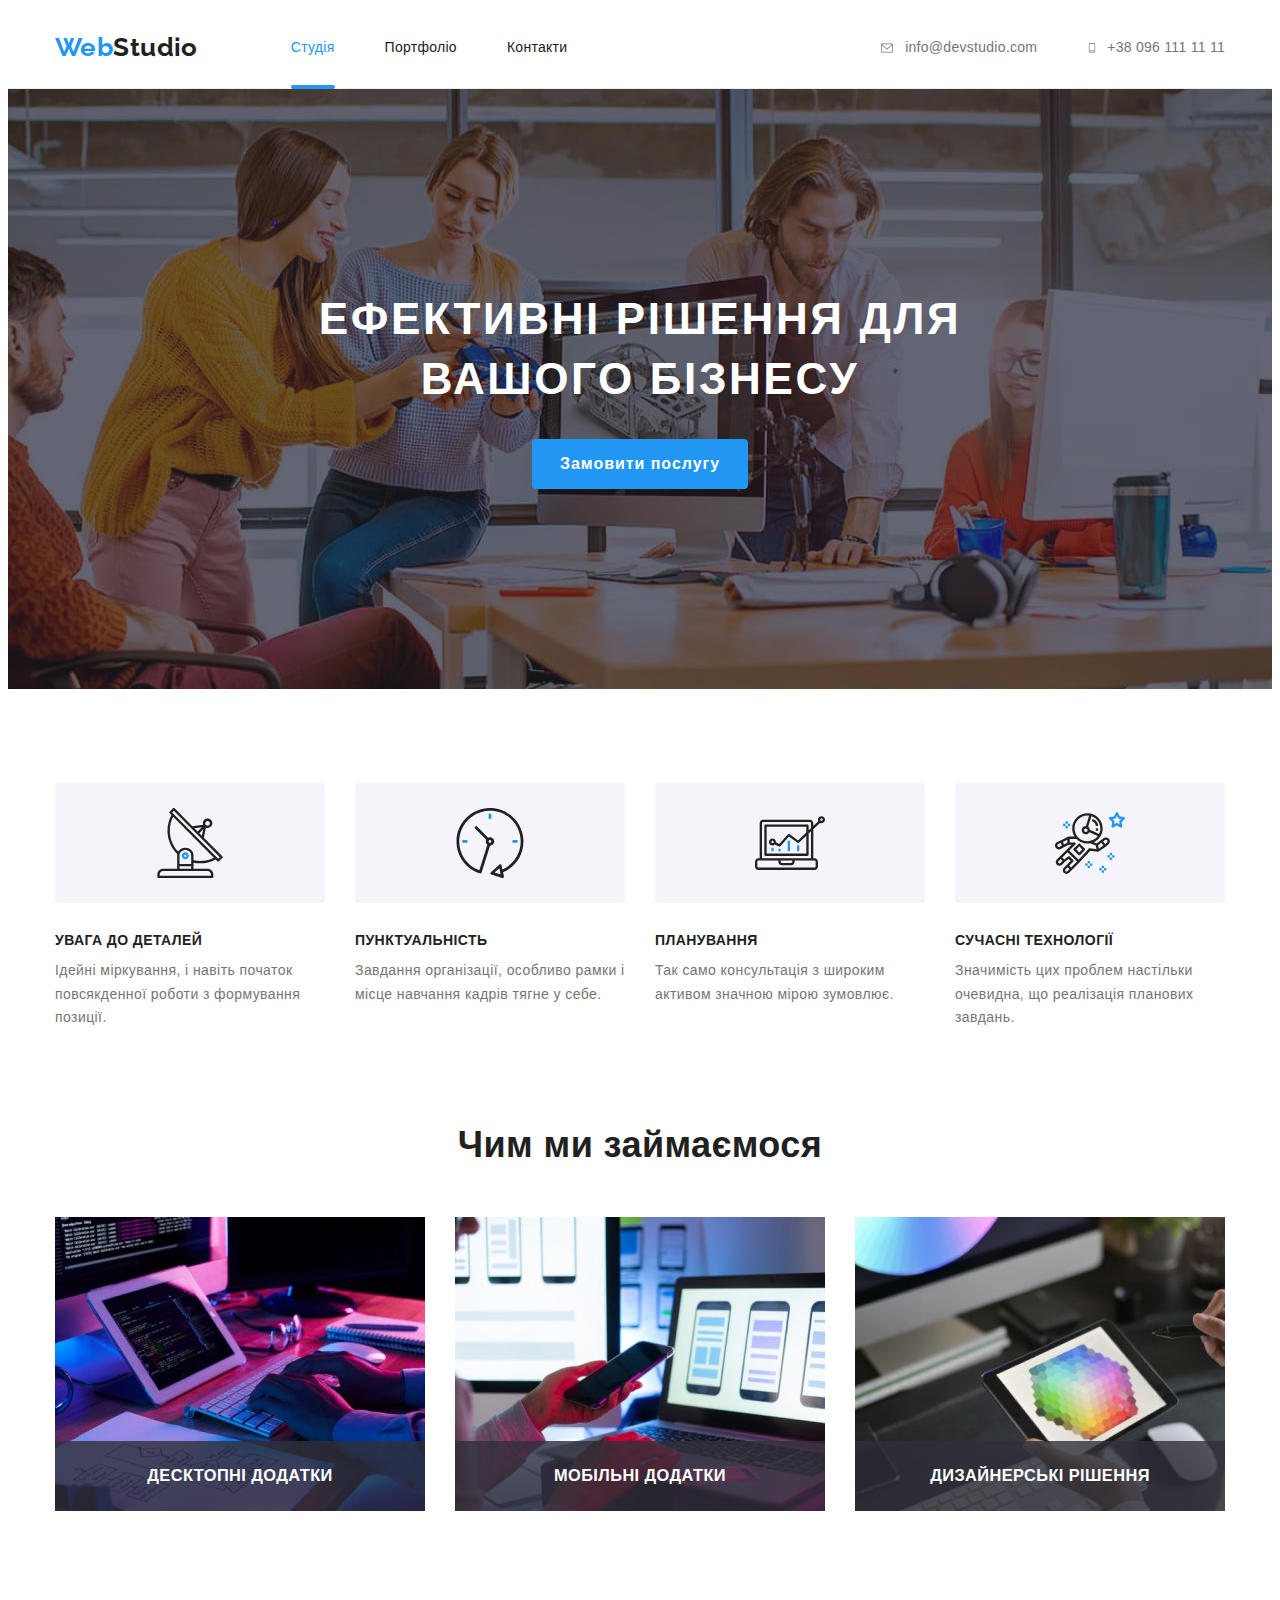
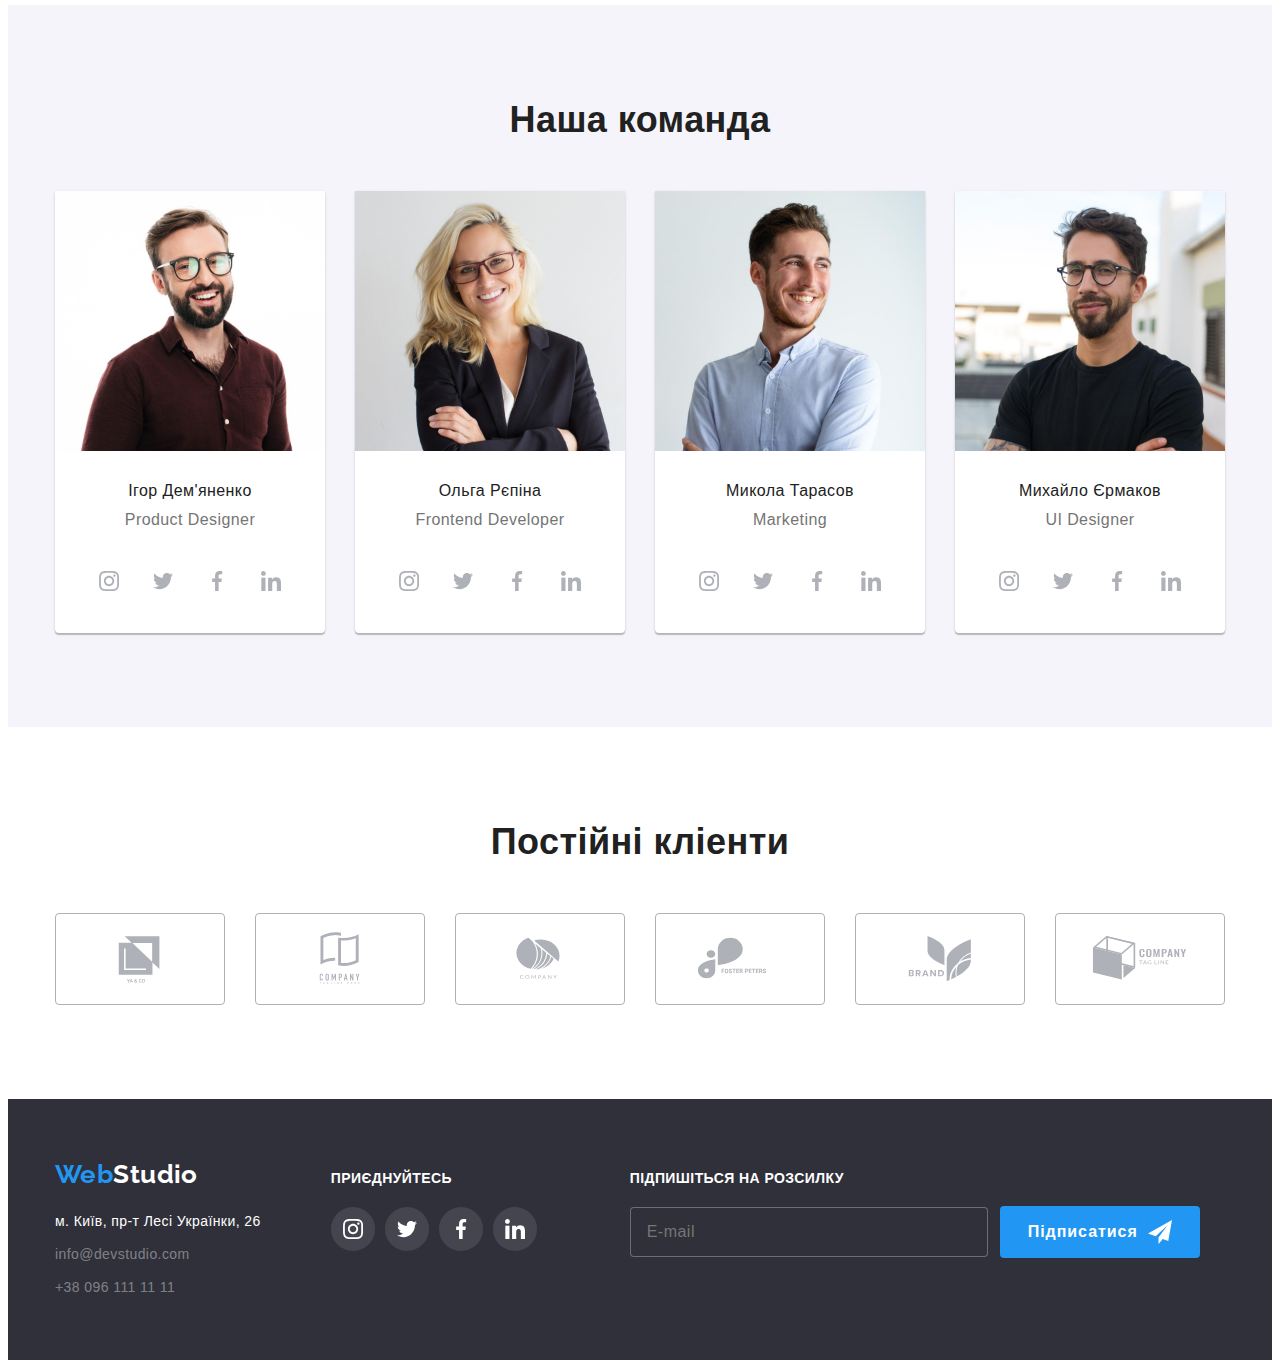
<file: index.html>
<!DOCTYPE html>
<html lang="uk">
  <head>
    <meta charset="UTF-8" />
    <meta http-equiv="X-UA-Compatible" content="IE=edge" />
    <meta name="viewport" content="width=device-width, initial-scale=1.0" />
    <title>Doсcument</title>
    <link rel="preconnect" href="https://fonts.googleapis.com" />
    <link rel="preconnect" href="https://fonts.gstatic.com" crossorigin />
    <link
      href="https://fonts.googleapis.com/css2?family=Raleway:wght@700&family=Roboto+Flex:opsz,wght@8..144,400;8..144,500;8..144,700;8..144,900&display=swap"
      rel="stylesheet"
    />
    <link
      rel="stylesheet"
      href="https://cdnjs.cloudflare.com/ajax/libs/modern-normalize/1.1.0/modern-normalize.min.css"
      integrity="sha512-wpPYUAdjBVSE4KJnH1VR1HeZfpl1ub8YT/NKx4PuQ5NmX2tKuGu6U/JRp5y+Y8XG2tV+wKQpNHVUX03MfMFn9Q=="
      crossorigin="anonymous"
      referrerpolicy="no-referrer"
    />
    <link rel="stylesheet" href="./css/styles.css" />
    <link rel="stylesheet" href="./css/styles.css" />
  </head>
  <body class="body">
    <!------------------- header ---------------------->
    <header class="header">
      <div class="container navigate place">
        <nav class="navigate">
          <a class="logo" lang="en" href="/"><span class="logo-part">Web</span>Studio</a>
          <ul class="nav-list">
            <li class="nav-list-item">
              <a class="nav-link nav-link-active" href="./index.html">Студія</a>
            </li>
            <li class="nav-list-item"><a class="nav-link" href="./portfolio.html">Портфоліо</a></li>
            <li class="nav-list-item"><a class="nav-link" href="./index.html">Контакти</a></li>
          </ul>
        </nav>
        <ul class="nav-contacts">
          <li class="nav-contacts-item">
            <a class="nav-contacts-link" href="mailto:info@devstudio.com">
              <svg class="header-icons" width="16" height="12">
                <use href="./images/symbol-defs.svg#icon-mail"></use>
              </svg>
              <span>info@devstudio.com</span>
            </a>
          </li>
          <li class="nav-contacts-item">
            <a class="nav-contacts-link" href="tel:+380961111111">
              <svg class="header-icons" width="10" height="16">
                <use href="./images/symbol-defs.svg#icon-smartphone"></use>
              </svg>
              <span>+38 096 111 11 11</span>
            </a>
          </li>
        </ul>
      </div>
    </header>
    <main>
      <!---------- Герой/Hero ------------------------->
      <section class="hero">
        <div class="container">
          <div class="hero-inner">
            <h1 class="hero-title">Ефективні рішення для вашого бізнесу</h1>
            <button class="hero-button" type="button" data-modal-open>Замовити послугу</button>
          </div>
        </div>
      </section>
      <!-------------- Особливостi/features ------------>
      <div class="central-part">
        <section class="features">
          <div class="container">
            <h2 class="visually-hidden">Особливості</h2>
            <ul class="features-list">
              <li class="features-list-item">
                <div class="features-div-icon">
                  <svg class="fiatures-icons" width="70" height="70">
                    <use href="./images/symbol-defs.svg#icon-antenna-1"></use>
                  </svg>
                </div>
                <h3 class="features-title">Увага до деталей</h3>
                <p class="features-text">
                  Ідейні міркування, і навіть початок повсякденної роботи з формування позиції.
                </p>
              </li>
              <li class="features-list-item">
                <div class="features-div-icon">
                  <svg class="fiatures-icons" width="70" height="70">
                    <use href="./images/symbol-defs.svg#icon-clock-1"></use>
                  </svg>
                </div>
                <h3 class="features-title">Пунктуальність</h3>
                <p class="features-text">
                  Завдання організації, особливо рамки і місце навчання кадрів тягне у себе.
                </p>
              </li>
              <li class="features-list-item">
                <div class="features-div-icon">
                  <svg class="fiatures-icons" width="70" height="70">
                    <use href="./images/symbol-defs.svg#icon-diagram-1"></use>
                  </svg>
                </div>
                <h3 class="features-title">Планування</h3>
                <p class="features-text">
                  Так само консультація з широким активом значною мірою зумовлює.
                </p>
              </li>
              <li class="features-list-item">
                <div class="features-div-icon">
                  <svg class="fiatures-icons" width="70" height="70">
                    <use href="./images/symbol-defs.svg#icon-astronaut-1"></use>
                  </svg>
                </div>
                <h3 class="features-title">Сучасні технології</h3>
                <p class="features-text">
                  Значимість цих проблем настільки очевидна, що реалізація планових завдань.
                </p>
              </li>
            </ul>
          </div>
        </section>
        <!------------- Чим ми займаємося/servises--------------->
        <section class="services">
          <div class="container">
            <h2 class="section-title">Чим ми займаємося</h2>
            <ul class="services-list">
              <li class="services-list-item">
                <div class="subscription">
                  <img
                    src="./images/box-1.jpg"
                    alt="Долонi на клавiатурi"
                    width="370"
                    height="294"
                  />
                  <div class="subscription-item"><h3>Десктопні&nbsp;додатки</h3></div>
                </div>
              </li>

              <li class="services-list-item">
                <div class="subscription">
                  <img
                    src="./images/box-2.jpg"
                    alt="Розробка додаткiв на ноутбуцi"
                    width="370"
                    height="294"
                  />
                  <div class="subscription-item"><h3>Мобільні&nbsp;додатки</h3></div>
                </div>
              </li>

              <li class="services-list-item">
                <div class="subscription">
                  <img src="./images/box-3.jpg" alt="Планшет у долонях" width="370" height="294" />
                  <div class="subscription-item"><h3>Дизайнерські&nbsp;рішення</h3></div>
                </div>
              </li>
            </ul>
          </div>
        </section>
      </div>
      <!------------- Команда розробникiв/team -------------->
      <section class="team">
        <div class="container">
          <h2 class="section-title">Наша команда</h2>
          <ul class="team-list">
            <li class="team-list-item">
              <img
                class="team-image"
                src="./images/img-pers-1.jpg"
                alt="Усмiхнений чоловiк в окулярах з бородою"
                width="270"
                height="260"
              />
              <h3 class="team-name">Ігор Дем'яненко</h3>
              <p class="team-position" lang="en">Product Designer</p>
              <ul class="social-list">
                <li class="social-item">
                  <a class="social-link" href="">
                    <svg class="social-icons" width="20" height="20">
                      <use href="./images/symbol-defs.svg#icon-instagram-2"></use>
                    </svg>
                  </a>
                </li>
                <li class="social-item">
                  <a class="social-link" href="">
                    <svg class="social-icons" width="20" height="20">
                      <use href="./images/symbol-defs.svg#icon-twitter-1"></use>
                    </svg>
                  </a>
                </li>
                <li class="social-item">
                  <a class="social-link" href="">
                    <svg class="social-icons" width="20" height="20">
                      <use href="./images/symbol-defs.svg#icon-facebook-1"></use>
                    </svg>
                  </a>
                </li>
                <li class="social-item">
                  <a class="social-link" href="">
                    <svg class="social-icons" width="20" height="20">
                      <use href="./images/symbol-defs.svg#icon-linkedin-1"></use>
                    </svg>
                  </a>
                </li>
              </ul>
            </li>
            <li class="team-list-item">
              <img
                class="team-image"
                src="./images/img-pers-2.jpg"
                alt="Усмiхнена бiлява жiнка"
                width="270"
                height="260"
              />
              <h3 class="team-name">Ольга Рєпіна</h3>
              <p class="team-position" lang="en">Frontend Developer</p>
              <ul class="social-list">
                <li class="social-item">
                  <a class="social-link" href="">
                    <svg class="social-icons" width="20" height="20">
                      <use href="./images/symbol-defs.svg#icon-instagram-2"></use>
                    </svg>
                  </a>
                </li>
                <li class="social-item">
                  <a class="social-link" href="">
                    <svg class="social-icons" width="20" height="20">
                      <use href="./images/symbol-defs.svg#icon-twitter-1"></use>
                    </svg>
                  </a>
                </li>
                <li class="social-item">
                  <a class="social-link" href="">
                    <svg class="social-icons" width="20" height="20">
                      <use href="./images/symbol-defs.svg#icon-facebook-1"></use>
                    </svg>
                  </a>
                </li>
                <li class="social-item">
                  <a class="social-link" href="">
                    <svg class="social-icons" width="20" height="20">
                      <use href="./images/symbol-defs.svg#icon-linkedin-1"></use>
                    </svg>
                  </a>
                </li>
              </ul>
            </li>
            <li class="team-list-item">
              <img
                class="team-image"
                src="./images/img-pers-3.jpg"
                alt="Усмiхнений чоловiк з бородою"
                width="270"
                height="260"
              />
              <h3 class="team-name">Микола Тарасов</h3>
              <p class="team-position" lang="en">Marketing</p>
              <ul class="social-list">
                <li class="social-item">
                  <a class="social-link" href="">
                    <svg class="social-icons" width="20" height="20">
                      <use href="./images/symbol-defs.svg#icon-instagram-2"></use>
                    </svg>
                  </a>
                </li>
                <li class="social-item">
                  <a class="social-link" href="">
                    <svg class="social-icons" width="20" height="20">
                      <use href="./images/symbol-defs.svg#icon-twitter-1"></use>
                    </svg>
                  </a>
                </li>
                <li class="social-item">
                  <a class="social-link" href="">
                    <svg class="social-icons" width="20" height="20">
                      <use href="./images/symbol-defs.svg#icon-facebook-1"></use>
                    </svg>
                  </a>
                </li>
                <li class="social-item">
                  <a class="social-link" href="">
                    <svg class="social-icons" width="20" height="20">
                      <use href="./images/symbol-defs.svg#icon-linkedin-1"></use>
                    </svg>
                  </a>
                </li>
              </ul>
            </li>
            <li class="team-list-item">
              <img
                class="team-image"
                src="./images/img-pers-4.jpg"
                alt="Усмiхнений чоловiк в окулярах з бородою"
                width="270"
                height="260"
              />
              <h3 class="team-name">Михайло Єрмаков</h3>
              <p class="team-position" lang="en">UI Designer</p>
              <ul class="social-list">
                <li class="social-item">
                  <a class="social-link" href="">
                    <svg class="social-icons" width="20" height="20">
                      <use href="./images/symbol-defs.svg#icon-instagram-2"></use>
                    </svg>
                  </a>
                </li>
                <li class="social-item">
                  <a class="social-link" href="">
                    <svg class="social-icons" width="20" height="20">
                      <use href="./images/symbol-defs.svg#icon-twitter-1"></use>
                    </svg>
                  </a>
                </li>
                <li class="social-item">
                  <a class="social-link" href="">
                    <svg class="social-icons" width="20" height="20">
                      <use href="./images/symbol-defs.svg#icon-facebook-1"></use>
                    </svg>
                  </a>
                </li>
                <li class="social-item">
                  <a class="social-link" href="">
                    <svg class="social-icons" width="20" height="20">
                      <use href="./images/symbol-defs.svg#icon-linkedin-1"></use>
                    </svg>
                  </a>
                </li>
              </ul>
            </li>
          </ul>
        </div>
      </section>
      <section class="clients">
        <div class="container">
          <h2 class="section-title">Постійні кліенти</h2>
          <ul class="clients-list">
            <li class="clients-list-item">
              <a class="clients-link" href="">
                <svg class="clients-icons" width="106" height="60">
                  <use href="./images/symbol-defs.svg#icon-Logo-client-1"></use>
                </svg>
              </a>
            </li>
            <li class="clients-list-item">
              <a class="clients-link" href=""
                ><svg class="clients-icons" width="106" height="60">
                  <use href="./images/symbol-defs.svg#icon-Logo-client-2"></use>
                </svg>
              </a>
            </li>
            <li class="clients-list-item">
              <a class="clients-link" href=""
                ><svg class="clients-icons" width="106" height="60">
                  <use href="./images/symbol-defs.svg#icon-Logo-client-3"></use>
                </svg>
              </a>
            </li>
            <li class="clients-list-item">
              <a class="clients-link" href=""
                ><svg class="clients-icons" width="106" height="60">
                  <use href="./images/symbol-defs.svg#icon-Logo-client-4"></use>
                </svg>
              </a>
            </li>
            <li class="clients-list-item">
              <a class="clients-link" href=""
                ><svg class="clients-icons" width="106" height="60">
                  <use href="./images/symbol-defs.svg#icon-Logo-client-5"></use>
                </svg>
              </a>
            </li>
            <li class="clients-list-item">
              <a class="clients-link" href=""
                ><svg class="clients-icons" width="106" height="60">
                  <use href="./images/symbol-defs.svg#icon-Logo-client-6"></use>
                </svg>
              </a>
            </li>
          </ul>
        </div>
      </section>
    </main>
    <!-------------- Пiдвал/Footer -------------------------->
    <footer class="footer">
      <div class="container flex">
        <div class="footter-first-part">
          <a class="footer-logo" lang="en" href="/"> <span class="logo-part">Web</span>Studio </a>
          <address class="adress-company">
            <ul>
              <li class="footer-adress-item">
                <a class="address-link" href="">м. Київ, пр-т Лесі Українки, 26</a>
              </li>
              <li class="footer-adress-item">
                <a class="address-contact" href="mailto:info@devstudio.com">info@devstudio.com</a>
              </li>
              <li><a class="address-contact" href="tel:+380961111111">+38 096 111 11 11</a></li>
            </ul>
          </address>
        </div>
        <div class="footer-second-part">
          <h3 class="join">Приєднуйтесь</h3>
          <ul class="footer-social-list">
            <li class="footer-social-item">
              <a class="footer-social-link" href="">
                <svg class="social-icons" width="20" height="20">
                  <use href="./images/symbol-defs.svg#icon-instagram-2"></use>
                </svg>
              </a>
            </li>
            <li class="footer-social-item">
              <a class="footer-social-link" href="">
                <svg class="social-icons" width="20" height="20">
                  <use href="./images/symbol-defs.svg#icon-twitter-1"></use>
                </svg>
              </a>
            </li>
            <li class="footer-social-item">
              <a class="footer-social-link" href="">
                <svg class="social-icons" width="20" height="20">
                  <use href="./images/symbol-defs.svg#icon-facebook-1"></use>
                </svg>
              </a>
            </li>
            <li class="footer-social-item">
              <a class="footer-social-link" href="">
                <svg class="social-icons" width="20" height="20">
                  <use href="./images/symbol-defs.svg#icon-linkedin-1"></use>
                </svg>
              </a>
            </li>
          </ul>
        </div>
        <form class="footer-form">
          <div class="footer-form-part">
            <label class="footer-label-input">
              <span class="footer-form-title">Підпишіться на розсилку</span>
              <input
                type="email"
                name="user-email"
                class="footer-input"
                placeholder="E-mail"
                required
              />
            </label>
            <div class="footer-relative-div">
              <button type="submit" class="button-footer-form-submit">
                Підписатися               
                <svg class="social-icon plane" width="24" height="24">
                  <use href="./images/symbol-defs.svg#icon-airplane"></use>
                </svg>
                
              </button>
            </div> 
            
            
          </div>
        </form>
      </div>
    </footer>
    <!----------------- modal-window ------------------->

    <div class="backdrop is-hidden" data-modal>
      <div class="modal-window">
        <button type="button" class="modal-close" data-modal-close>
          <svg class="social-icons fill-icon" width="20" height="20">
            <use href="./images/symbol-defs.svg#icon-close-black-X"></use>
          </svg>
        </button>
        <p class="modal-title">Залиште свої дані, ми вам передзвонимо</p>
        <form class="modal-form">
          <label class="modal-label-input">
            <span class="modal-span-text">Ім'я</span>
            <div class="input-div-person">
              <input type="text" name="user-name" class="modal-input" placeholder="" required />
              <svg class="input-icon-person" width="18" height="18">
                <use href="./images/symbol-defs.svg#icon-person"></use>
              </svg>
            </div>
          </label>

          <label class="modal-label-input">
            <span class="modal-span-text">Телефон</span>
            <div class="input-div-phone">
              <input type="tel" name="user-tel" class="modal-input" placeholder="" required />
              <svg class="input-icon-phone" width="18" height="18">
                <use href="./images/symbol-defs.svg#icon-phone"></use>
              </svg>
            </div>
          </label>

          <label class="modal-label-input">
            <span class="modal-span-text">Пошта</span>
            <div class="input-div-mail">
              <input type="email" name="user-email" class="modal-input" placeholder="" required />
              <svg class="input-icon-mail" width="18" height="18">
                <use href="./images/symbol-defs.svg#icon-mail"></use>
              </svg>
            </div>
          </label>

          <label for="user-coments" class="modal-label-feedback">
            <span class="modal-span-text">Коментар</span>
            <textarea
              class="user-coments-area"
              name="user-coments"
              id="user-coments"
              cols="30"
              rows="10"
              placeholder="Введіть текст"
            ></textarea>
          </label>
          <div class="div-input-check">
            <input class="input-check visually-hidden" type="checkbox" name="privacy" id="privacy" />
            <label for="privacy" class="agree-check">
              <span class="check-span">
                <svg class="icon-check-tik" width="16" height="15">
                  <use href="./images/symbol-defs.svg#icon-tik"></use>
                </svg>
              </span>
              Погоджуюся з розсилкою та приймаю
              <a class="agree-check-link" href="">Умови договору</a>
            </label>
          </div>

          <button type="submit" class="button-form-submit">Відправити</button>
        </form>
      </div>
    </div>

    <script src="./js/modal.js"></script>
  </body>
</html>
</file>
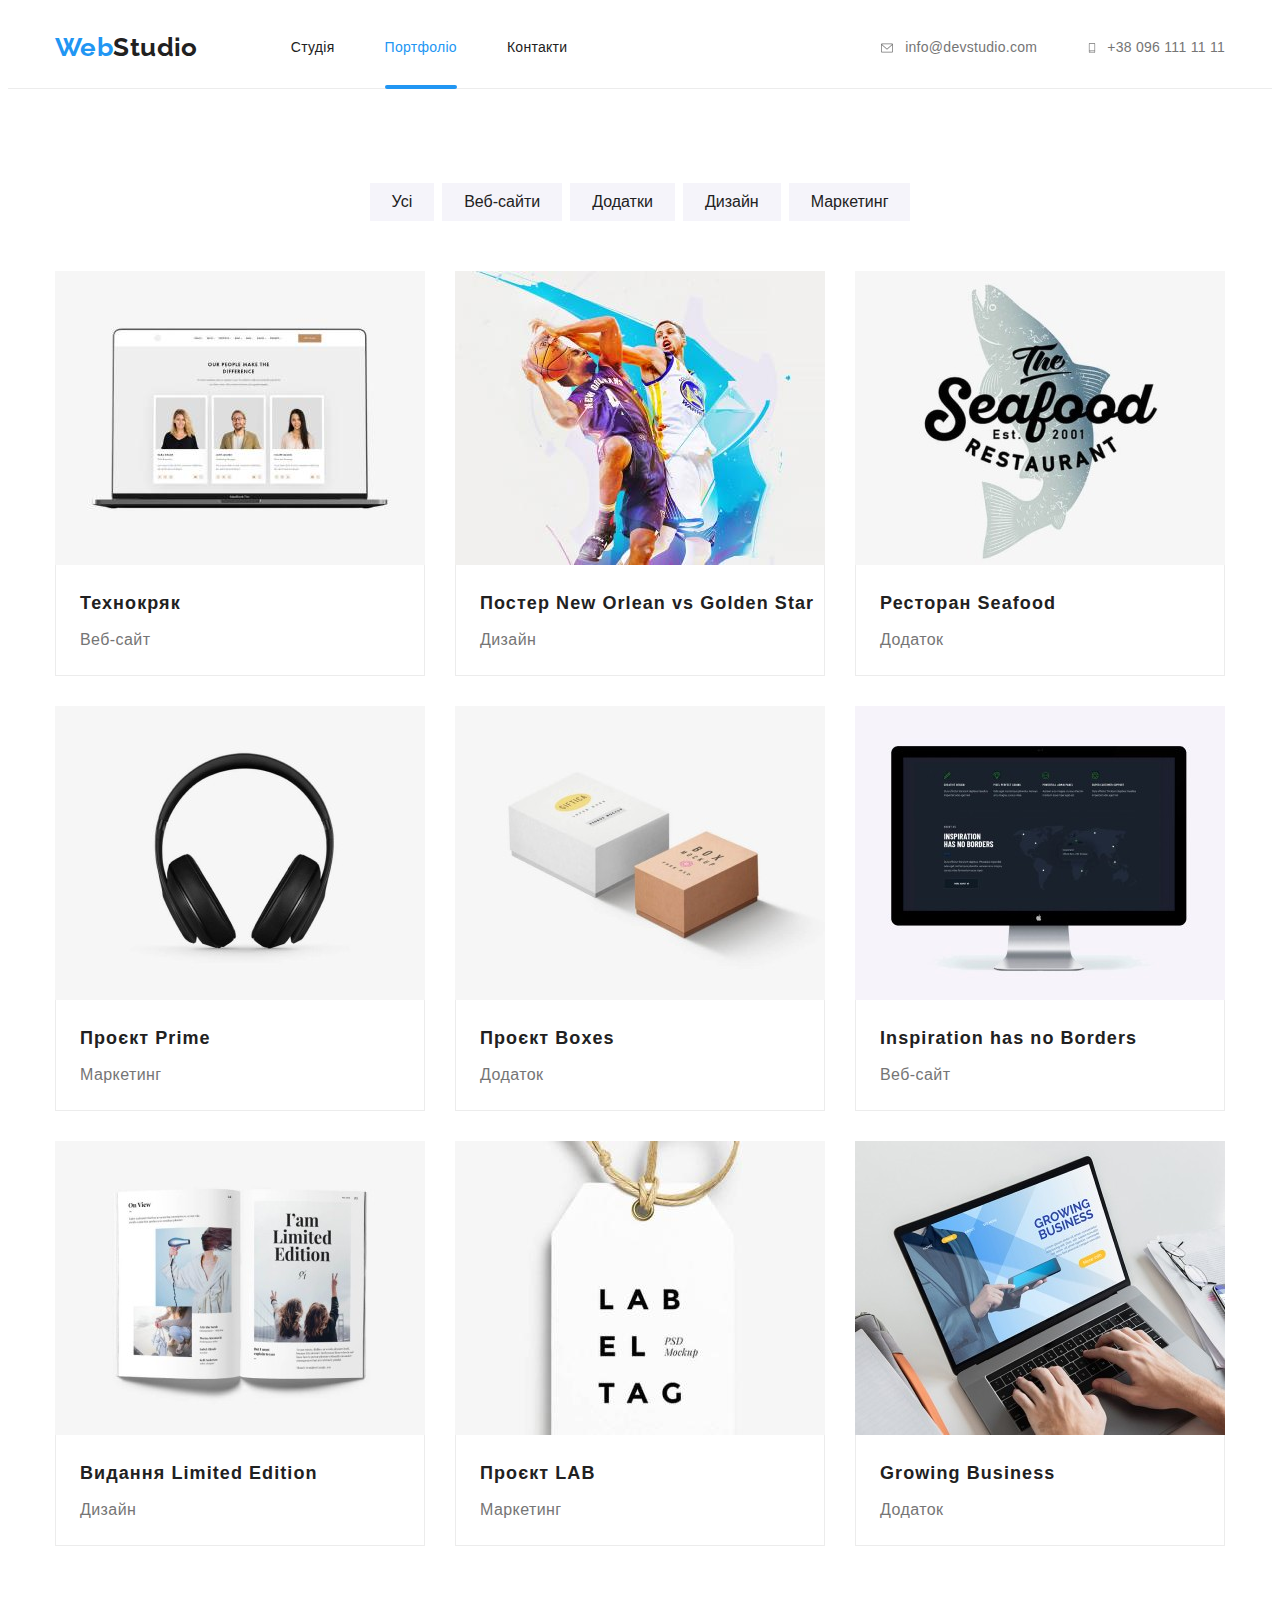
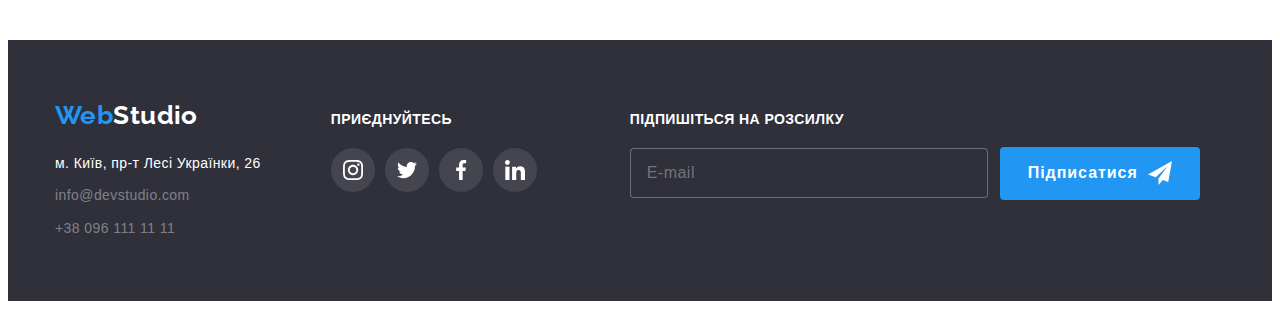
<file: portfolio.html>
<!DOCTYPE html>

<html lang="uk">
  <head>
    <meta charset="UTF-8" />
    <meta http-equiv="X-UA-Compatible" content="IE=edge" />
    <meta name="viewport" content="width=device-width, initial-scale=1.0" />
    <title>Doсcument</title>
    <link rel="preconnect" href="https://fonts.googleapis.com" />
    <link rel="preconnect" href="https://fonts.gstatic.com" crossorigin />
    <link
      href="https://fonts.googleapis.com/css2?family=Raleway:wght@700&family=Roboto+Flex:opsz,wght@8..144,400;8..144,500;8..144,700;8..144,900&display=swap"
      rel="stylesheet"
    />
    <link
      rel="stylesheet"
      href="https://cdnjs.cloudflare.com/ajax/libs/modern-normalize/1.1.0/modern-normalize.min.css"
      integrity="sha512-wpPYUAdjBVSE4KJnH1VR1HeZfpl1ub8YT/NKx4PuQ5NmX2tKuGu6U/JRp5y+Y8XG2tV+wKQpNHVUX03MfMFn9Q=="
      crossorigin="anonymous"
      referrerpolicy="no-referrer"
    />
    <link rel="stylesheet" href="./css/styles.css" />
  </head>

  <body class="body">
    <header class="header">
      <div class="container navigate place">
        <nav class="navigate">
          <a class="logo" lang="en" href="/"><span class="logo-part">Web</span>Studio</a>
          <ul class="nav-list">
            <li class="nav-list-item"><a class="nav-link" href="./index.html">Студія</a></li>
            <li class="nav-list-item">
              <a class="nav-link nav-link-active" href="./portfolio.html">Портфоліо</a>
            </li>
            <li class="nav-list-item"><a class="nav-link" href="./index.html">Контакти</a></li>
          </ul>
        </nav>
        <ul class="nav-contacts">
          <li class="nav-contacts-item">
            <a class="nav-contacts-link" href="mailto:info@devstudio.com">
              <svg class="header-icons" width="16" height="12">
                <use href="./images/symbol-defs.svg#icon-mail"></use>
              </svg>
              <span>info@devstudio.com</span>
            </a>
          </li>
          <li class="nav-contacts-item">
            <a class="nav-contacts-link" href="tel:+380961111111">
              <svg class="header-icons" width="10" height="16">
                <use href="./images/symbol-defs.svg#icon-smartphone"></use>
              </svg>
              <span>+38 096 111 11 11</span>
            </a>
          </li>
        </ul>
      </div>
    </header>
    <!-- Перелік розробок/portfolio -->
    <main>
      <section class="portfolio-projects">
        <div class="container projects">
          <h1 class="visually-hidden">Перелік розробок</h1>
          <ul class="project-list-button">
            <li class="list-item-button">
              <button class="project-list-item-button" type="button">Усі</button>
            </li>
            <li class="list-item-button">
              <button class="project-list-item-button" type="button">Веб-сайти</button>
            </li>
            <li class="list-item-button">
              <button class="project-list-item-button" type="button">Додатки</button>
            </li>
            <li class="list-item-button">
              <button class="project-list-item-button" type="button">Дизайн</button>
            </li>
            <li class="list-item-button">
              <button class="project-list-item-button" type="button">Маркетинг</button>
            </li>
          </ul>
          <ul class="portfolio-project-list">
            <li class="portfolio-project-item">
              <a class="portfolio-project-link">
                <div class="relative-div">
                  <img
                    src="./images/project-1.jpg"
                    alt="Відкритий веб-сайт на ноутбуці"
                    width="370"
                  />
                  <p class="portfolio-switch-text">
                    Ресурс пропонує комплексні пропозиції з різним рівнем функціоналу та сервісів.
                    Все це дозволить відвідувачу отримати вичерпні відомості про компанію чи
                    приватну особу.
                  </p>
                </div>
                <div class="border-div">
                  <h2 class="portfolio-project-list-title">Технокряк</h2>
                  <p class="portfolio-project-list-text">Веб-сайт</p>
                </div>
              </a>
            </li>
            <li class="portfolio-project-item">
              <a class="portfolio-project-link">
                <div class="relative-div">
                  <img
                    src="./images/project-2.jpg"
                    alt="Постер, на якому два баскетболіста виброюють м'яч"
                    width="370"
                  />
                  <p class="portfolio-switch-text">
                    Ресурс пропонує комплексні пропозиції з різним рівнем функціоналу та сервісів.
                    Все це дозволить відвідувачу отримати вичерпні відомості про компанію чи
                    приватну особу.Ресурс пропонує комплексні пропозиції з різним рівнем функціоналу
                    та сервісів. Все це дозволить відвідувачу отримати вичерпні відомості про
                    компанію чи приватну особу.
                  </p>
                </div>
                <div class="border-div">
                  <h2 class="portfolio-project-list-title">
                    Постер <span lang="en">New Orlean vs Golden Star</span>
                  </h2>
                  <p class="portfolio-project-list-text">Дизайн</p>
                </div>
              </a>
            </li>
            <li class="portfolio-project-item">
              <a class="portfolio-project-link">
                <div class="relative-div">
                  <img src="./images/project-3.jpg" alt="Риба на логотипі ресторану" width="370" />
                  <p class="portfolio-switch-text">
                    Ресурс пропонує комплексні пропозиції з різним рівнем функціоналу та сервісів.
                    Все це дозволить відвідувачу отримати вичерпні відомості про компанію чи
                    приватну особу.Ресурс пропонує комплексні пропозиції з різним рівнем функціоналу
                    та сервісів. Все це дозволить відвідувачу отримати вичерпні відомості про
                    компанію чи приватну особу.
                  </p>
                </div>
                <div class="border-div">
                  <h2 class="portfolio-project-list-title">
                    Ресторан <span lang="en"> Seafood</span>
                  </h2>
                  <p class="portfolio-project-list-text">Додаток</p>
                </div>
              </a>
            </li>
            <li class="portfolio-project-item">
              <a class="portfolio-project-link">
                <div class="relative-div">
                  <img src="./images/project-4.jpg" alt="Чорні навушники" width="370" />
                  <p class="portfolio-switch-text">
                    Ресурс пропонує комплексні пропозиції з різним рівнем функціоналу та сервісів.
                    Все це дозволить відвідувачу отримати вичерпні відомості про компанію чи
                    приватну особу.Ресурс пропонує комплексні пропозиції з різним рівнем функціоналу
                    та сервісів. Все це дозволить відвідувачу отримати вичерпні відомості про
                    компанію чи приватну особу.
                  </p>
                </div>
                <div class="border-div">
                  <h2 class="portfolio-project-list-title">Проєкт <span lang="en">Prime</span></h2>
                  <p class="portfolio-project-list-text">Маркетинг</p>
                </div>
              </a>
            </li>
            <li class="portfolio-project-item">
              <a class="portfolio-project-link">
                <div class="relative-div">
                  <img
                    src="./images/project-5.jpg"
                    alt="Дві коробки. Одна біла, друга коричнева"
                    width="370"
                  />
                  <p class="portfolio-switch-text">
                    Ресурс пропонує комплексні пропозиції з різним рівнем функціоналу та сервісів.
                    Все це дозволить відвідувачу отримати вичерпні відомості про компанію чи
                    приватну особу.Ресурс пропонує комплексні пропозиції з різним рівнем функціоналу
                    та сервісів. Все це дозволить відвідувачу отримати вичерпні відомості про
                    компанію чи приватну особу.
                  </p>
                </div>
                <div class="border-div">
                  <h2 class="portfolio-project-list-title">Проєкт <span lang="en">Boxes</span></h2>
                  <p class="portfolio-project-list-text">Додаток</p>
                </div>
              </a>
            </li>
            <li class="portfolio-project-item">
              <a class="portfolio-project-link">
                <div class="relative-div">
                  <img
                    src="./images/project-6.jpg"
                    alt="Сайт з мапою на десктопі епл"
                    width="370"
                  />
                  <p class="portfolio-switch-text">
                    Ресурс пропонує комплексні пропозиції з різним рівнем функціоналу та сервісів.
                    Все це дозволить відвідувачу отримати вичерпні відомості про компанію чи
                    приватну особу.Ресурс пропонує комплексні пропозиції з різним рівнем функціоналу
                    та сервісів. Все це дозволить відвідувачу отримати вичерпні відомості про
                    компанію чи приватну особу.
                  </p>
                </div>
                <div class="border-div">
                  <h2 class="portfolio-project-list-title" lang="en">Inspiration has no Borders</h2>
                  <p class="portfolio-project-list-text">Веб-сайт</p>
                </div>
              </a>
            </li>
            <li class="portfolio-project-item">
              <a class="portfolio-project-link">
                <div class="relative-div">
                  <img src="./images/project-7.jpg" alt="Відкритий жіночій журнал" width="370" />
                  <p class="portfolio-switch-text">
                    Ресурс пропонує комплексні пропозиції з різним рівнем функціоналу та сервісів.
                    Все це дозволить відвідувачу отримати вичерпні відомості про компанію чи
                    приватну особу.Ресурс пропонує комплексні пропозиції з різним рівнем функціоналу
                    та сервісів. Все це дозволить відвідувачу отримати вичерпні відомості про
                    компанію чи приватну особу.
                  </p>
                </div>
                <div class="border-div">
                  <h2 class="portfolio-project-list-title">
                    Видання <span lang="en">Limited Edition</span>
                  </h2>
                  <p class="portfolio-project-list-text">Дизайн</p>
                </div>
              </a>
            </li>
            <li class="portfolio-project-item">
              <a class="portfolio-project-link">
                <div class="relative-div">
                  <img src="./images/project-8.jpg" alt="Білий ярлик з написом" width="370" />
                  <p class="portfolio-switch-text">
                    Ресурс пропонує комплексні пропозиції з різним рівнем функціоналу та сервісів.
                    Все це дозволить відвідувачу отримати вичерпні відомості про компанію чи
                    приватну особу.Ресурс пропонує комплексні пропозиції з різним рівнем функціоналу
                    та сервісів. Все це дозволить відвідувачу отримати вичерпні відомості про
                    компанію чи приватну особу.
                  </p>
                </div>
                <div class="border-div">
                  <h2 class="portfolio-project-list-title">Проєкт <span lang="en">LAB</span></h2>
                  <p class="portfolio-project-list-text">Маркетинг</p>
                </div>
              </a>
            </li>
            <li class="portfolio-project-item">
              <a class="portfolio-project-link">
                <div class="relative-div">
                  <img
                    src="./images/project-9.jpg"
                    alt="Дві долоні печатають на ноутбуці"
                    width="370"
                  />
                  <p class="portfolio-switch-text">
                    Ресурс пропонує комплексні пропозиції з різним рівнем функціоналу та сервісів.
                    Все це дозволить відвідувачу отримати вичерпні відомості про компанію чи
                    приватну особу.Ресурс пропонує комплексні пропозиції з різним рівнем функціоналу
                    та сервісів. Все це дозволить відвідувачу отримати вичерпні відомості про
                    компанію чи приватну особу.
                  </p>
                </div>
                <div class="border-div">
                  <h2 class="portfolio-project-list-title" lang="en">Growing Business</h2>
                  <p class="portfolio-project-list-text">Додаток</p>
                </div>
              </a>
            </li>
          </ul>
        </div>
      </section>
    </main>
    <!-------------- Пiдвал/Footer -------------------------->
    <footer class="footer">
      <div class="container flex">
        <div class="footter-first-part">
          <a class="footer-logo" lang="en" href="/"> <span class="logo-part">Web</span>Studio </a>
          <address class="adress-company">
            <ul>
              <li class="footer-adress-item">
                <a class="address-link" href="">м. Київ, пр-т Лесі Українки, 26</a>
              </li>
              <li class="footer-adress-item">
                <a class="address-contact" href="mailto:info@devstudio.com">info@devstudio.com</a>
              </li>
              <li><a class="address-contact" href="tel:+380961111111">+38 096 111 11 11</a></li>
            </ul>
          </address>
        </div>
        <div class="footer-second-part">
          <h3 class="join">Приєднуйтесь</h3>
          <ul class="footer-social-list">
            <li class="footer-social-item">
              <a class="footer-social-link" href="">
                <svg class="social-icons" width="20" height="20">
                  <use href="./images/symbol-defs.svg#icon-instagram-2"></use>
                </svg>
              </a>
            </li>
            <li class="footer-social-item">
              <a class="footer-social-link" href="">
                <svg class="social-icons" width="20" height="20">
                  <use href="./images/symbol-defs.svg#icon-twitter-1"></use>
                </svg>
              </a>
            </li>
            <li class="footer-social-item">
              <a class="footer-social-link" href="">
                <svg class="social-icons" width="20" height="20">
                  <use href="./images/symbol-defs.svg#icon-facebook-1"></use>
                </svg>
              </a>
            </li>
            <li class="footer-social-item">
              <a class="footer-social-link" href="">
                <svg class="social-icons" width="20" height="20">
                  <use href="./images/symbol-defs.svg#icon-linkedin-1"></use>
                </svg>
              </a>
            </li>
          </ul>
        </div>
        <form class="footer-form">
          <div class="footer-form-part">
            <label class="footer-label-input">
              <span class="footer-form-title">Підпишіться на розсилку</span>
              <input
                type="email"
                name="user-email"
                class="footer-input"
                placeholder="E-mail"
                required
              />
            </label>
            <div class="footer-relative-div">
              <button type="submit" class="button-footer-form-submit">
                <span class="footer-button-text">Підписатися</span>
                <span class="icon-span">
                <svg class="social-icon plane" width="24" height="24">
                  <use href="./images/symbol-defs.svg#icon-airplane"></use>
                </svg>
                </span>
              </button>
            </div> 
            
            
          </div>
        </form>
      </div>
    </footer>
  </body>
</html>
</file>
<file: css/styles.css>
/* основные цвета */
/* 
цвет фона черный  #2F303A
цвет фона белый  #F5F5F5
цвет фона темно-белый #F5F4FA
цвет фона сероватый #757575 
цвет фона иконок белый  #FFFFFF
цвет текста черный #212121
цвет текста серый #757575
цвет текста белый #FFFFFF
Цвет лого черный #000000
Цвет лого синий #2196F3 
Цвет выделенного текста синий  #2196F3
цвет рамки  #EEEEEE
цвет ссылок в адресе #rgba(255, 255, 255, .4)
*/

html {
  box-sizing: border-box;
}
*,
*::before,
*::after {
      box-sizing: inherit;
}
:root {
  --cliets-logo: #afb1b8;
  --background-color-black: #2f303a;
  --background-color-white: #f5f5f5;
  --background-color-dark-white: #f5f4fa;
  --background-color-grey: #757575;
  --background-color-full-white: #ffffff;
  --text-color-black: #212121;
  --text-color-grey: #757575;
  --text-color-white: #ffffff;
  --text-color-blue: #2196f3;
  --logo-color-black: #212121;
  --logo-color-blue: #2196f3;
  --accent-color-blue: #2196f3;
  --border-color-grey: #eeeeee;
  --address-links-color-grey: rgba(255, 255, 255, 0.4);
}
p,
h1,
h2,
h3,
h4,
h5,
h6 {
  margin: 0;
}

ul,
ol {
  margin: 0;
  padding-left: 0;
}

button {
  display: block;
  border-radius: 4px;
  cursor: pointer;
  border: none;
}

address {
  font-style: normal;
}
 
img {
  display: block;
}
.visually-hidden {
  position: absolute;
  width: 1px;
  height: 1px;
  margin: -1px;
  border: 0;
  padding: 0;
  white-space: nowrap;
  clip-path: inset(100%);
  clip: rect(0 0 0 0);
  overflow: hidden;
}

.body {
  font-family: 'Roboto', sans-serif;
  color: var(--text-color-black);
  background-color: var(--background-color-full-white);
  font-size: 14px;
  letter-spacing: 0.03em;
}
ul {
  list-style: none;
}
a {
  text-decoration: none;
}

/* --------------------header -------------------*/

.header {
  background-color: var(--background-color-full-white);

  border-bottom: 1px solid #ececec;
}

.container {
  width: 1200px;
  padding-right: 15px;
  padding-left: 15px;
  /* border: 2px solid red; */
  margin: 0 auto;
}
.navigate {
  display: flex;
}
.place {
  justify-content: space-between;
}
.logo {
  display: block;
  padding-top: 24px;

  color: var(--logo-color-black);
  font-family: 'Raleway', sans-serif;
  font-weight: 700;
  font-size: 26px;
  line-height: 1.19;
}

.logo-part {
  color: var(--logo-color-blue);
  font-family: 'Raleway', sans-serif;
  font-weight: 700;
  font-size: 26px;
  line-height: 1.2;
}

.nav-list,
.nav-contacts {
  display: flex;
}
.nav-list-item:not(:last-child) {
  margin-right: 50px;
}
.nav-list-item:first-child {
  margin-left: 93px;
}
.nav-link {
  position: relative;
  display: block;
  padding-top: 32px;
  padding-bottom: 32px;

  color: var(--text-color-black);
  font-weight: 500;
  line-height: 1.14;
  letter-spacing: 0.02em;

  transition-property: color;
  transition-duration: 250ms;
  animation-timing-function: cubic-bezier(0.4, 0, 0.2, 1);
}
.nav-link:hover,
.nav-link:focus {
  color: var(--accent-color-blue);
}

.nav-link-active {
  color: var(--accent-color-blue);
}
.nav-link-active::after {
  content: '';
  position: absolute;
  left: 0;
  bottom: -1px;
  width: 100%;
  height: 4px;
  border-radius: 2px;

  background: #2196f3;
}

.nav-contacts-link {
  display: flex;
  align-items: center;
  padding-top: 32px;
  padding-bottom: 32px;

  color: var(--text-color-grey);
  font-weight: 500;
  line-height: 1.14;
  letter-spacing: 0.02em;

  transition-property: color;
  transition-duration: 250ms;
  animation-timing-function: cubic-bezier(0.4, 0, 0.2, 1);
}

.nav-contacts-link:hover,
.nav-contacts-link:hover .header-icons {
  color: var(--accent-color-blue);
  fill: var(--accent-color-blue);
}
.nav-contacts-link:focus,
.nav-contacts-link:focus .header-icons {
  color: var(--accent-color-blue);
  fill: var(--accent-color-blue);
}

.header-icons {
  margin-right: 10px;
  fill: var(--text-color-grey);

  transition-property: fill;
  transition-duration: 250ms;
  animation-timing-function: cubic-bezier(0.4, 0, 0.2, 1);
}

.nav-contacts-item:not(:last-child) {
  margin-right: 50px;
}

.nav-contacts-link:hover,
.nav-contacts-link:focus {
  color: var(--accent-color-blue);
}

/* -----------------------герой/hero--------------------- */
.hero {
  display: block;
  margin: 0 auto;
  padding: 200px 0;

  background-image: linear-gradient(rgba(47, 48, 58, 0.4), rgba(47, 48, 58, 0.4)),
    url(../images/hero-background-img.jpg);
  max-width: 1600px;
  max-height: 600px;
  background-position: center;
  background-repeat: no-repeat;

  background-color: var(--background-color-black);
}
.hero-inner {
  max-width: 696px;
  margin: auto;
}

.hero-title {
  margin-bottom: 30px;

  color: var(--text-color-white);
  font-weight: 900;
  font-size: 44px;
  line-height: 1.36;
  text-transform: uppercase;
  text-align: center;
  letter-spacing: 0.06em;
}
.hero-button {
  width: 216px;
  height: 50px;
  margin: 0 auto;
  color: var(--text-color-white);
  background-color: var(--accent-color-blue);
  font-weight: 700;
  font-size: 16px;
  line-height: 1.88;
  letter-spacing: 0.06em;
  cursor: pointer;

  transition-property: color;
  transition-property: background-color;
  transition-duration: 250ms;
  animation-timing-function: cubic-bezier(0.4, 0, 0.2, 1);
}
.hero-button:hover,
.hero-button:focus {
  color: var(--text-color-black);
  background-color: var(--background-color-white);
}

/* -------------особливості/central part------------------ */
.central-part {
  background-color: var(--background-color-full-white);
}

/*-----------------------особливості/features------------------------- */
.features {
  padding-top: 94px;
}
.services,
.team,
.clients {
  padding-top: 94px;
  padding-bottom: 94px;
}

.features-list,
.services-list {
  display: flex;
}

.features-list-item {
  display: flex;
  flex-direction: column;
  max-width: 270px;
}

.features-list-item:not(:last-child) {
  margin-right: 30px;
}

.features-div-icon {
  display: flex;
  justify-content: center;
  align-items: center;
  width: 270px;
  height: 120px;
  border-radius: 4px;
  background-color: var(--background-color-dark-white);
}

.features-title {
  margin-top: 30px;
  margin-bottom: 10px;
  color: var(--text-color-black);
  text-transform: uppercase;
  font-weight: 700;
  line-height: 1.14;
  font-size: 14px;
}

.features-text {
  color: var(--text-color-grey);
  line-height: 1.71;
}
/* -------Чим ми займаємося/servises------------------- */

.section-title {
  margin-bottom: 50px;

  color: var(--text-color-black);
  font-weight: 700;
  font-size: 36px;
  line-height: 1.17;
  text-align: center;
}

.services-list-item,
.team-list-item:not(:last-child) {
  margin-right: 30px;
}

.subscription {
  position: relative;
}

.subscription-item {
  position: absolute;

  bottom: 0;
  display: flex;
  justify-content: center;
  align-items: center;
  max-width: 370px;
  max-height: 70px;
  padding: 27px 106px;
  color: var(--text-color-white);
  background: rgba(47, 48, 58, 0.8);
  font-weight: 700;
  font-size: 14px;
  line-height: 1.14;
  letter-spacing: 0.03em;
  text-transform: uppercase;
}
/* --------------------------команда розробникiв / team-------------------------- */
.team {
  background-color: var(--background-color-dark-white);
}

.team-list {
  display: flex;
}
.team-list-item {
  display: block;
  box-shadow: 0px 1px 3px rgba(0, 0, 0, 0.12), 0px 2px 1px rgba(0, 0, 0, 0.2);
  border-radius: 0px 0px 4px 4px;

  background-color: var(--background-color-full-white);
}
.team-image {
  margin-bottom: 30px;
}
.team-name {
  margin-bottom: 10px;

  color: var(--text-color-black);
  font-weight: 500;
  font-size: 16px;
  line-height: 1.19;
  text-align: center;
}
.team-position {
  padding-bottom: 30px;

  color: var(--text-color-grey);
  font-size: 16px;
  line-height: 1.19;
  text-align: center;
}
.social-list,
.social-item,
.social-link,
.social-icon {
  display: flex;
  justify-content: center;
  align-items: center;
}
.social-item {
  /* width: 44px;
    height: 44px;
    border-radius: 50%;
    margin-bottom: 30px; */

  transition-property: background-color;
  transition-duration: 250ms;
  animation-timing-function: cubic-bezier(0.4, 0, 0.2, 1);
}
.social-item:not(:last-child) {
  margin-right: 10px;
}
.social-link {
  width: 44px;
  height: 44px;
  border-radius: 50%;
  margin-bottom: 30px;

  fill: var(--cliets-logo);
  transition-property: fill;
  transition-duration: 250ms;
  animation-timing-function: cubic-bezier(0.4, 0, 0.2, 1);
}
.social-icon {
  fill: var(--cliets-logo);

  transition-property: fill;
  transition-duration: 250ms;
  animation-timing-function: cubic-bezier(0.4, 0, 0.2, 1);
}

.social-link:hover,
.social-link:hover .social-link {
  background-color: var(--accent-color-blue);
  fill: var(--background-color-full-white);
}

.social-link:focus,
.social-link:focus .social-link {
  background-color: var(--accent-color-blue);
  fill: var(--background-color-full-white);
}

/* ------------Clients-------------- */

.clients {
  background-color: var(--background-color-full-white);
}
.clients-list,
.clients-list-item,
.clients-link {
  display: flex;
  justify-content: center;
  align-items: center;
}

.clients-list {
  gap: 30px;
}

.clients-link {
  width: 170px;
  height: 92px;
  border: 1px solid var(--cliets-logo);
  border-radius: 4px;

  transition-property: border-color;
  transition-duration: 250ms;
  animation-timing-function: cubic-bezier(0.4, 0, 0.2, 1);
}

.clients-icons {
  fill: var(--cliets-logo);
  transition-property: fill;
  transition-duration: 250ms;
  animation-timing-function: cubic-bezier(0.4, 0, 0.2, 1);
}
.clients-link:hover,
.clients-link:hover .clients-icons {
  border-color: var(--accent-color-blue);
  fill: var(--accent-color-blue);
}
.clients-link:focus,
.clients-link:focus .clients-icons {
  border-color: var(--accent-color-blue);
  fill: var(--accent-color-blue);
}

/* --------------------підвал/footer------------------------ */
.footer {
  padding-bottom: 60px;
  background-color: var(--background-color-black);
}
.footter-first-part {
}
.footer-logo {
  display: block;
  padding-top: 60px;
  padding-bottom: 20px;

  color: var(--text-color-white);
  font-family: 'Raleway', sans-serif;
  font-weight: 700;
  font-size: 26px;
  line-height: 1.19;
}

.footer-adress-item {
  margin-bottom: 9px;
}
.address-link {
  color: var(--text-color-white);
  line-height: 1.71;
  font-style: normal;
}
.address-contact {
  color: var(--address-links-color-grey);
  line-height: 1.71;
  font-style: normal;
  transition-property: color;
  transition-duration: 250ms;
  animation-timing-function: cubic-bezier(0.4, 0, 0.2, 1);
}
.address-contact:hover,
.address-contact:focus {
  color: var(--accent-color-blue);
}

.flex {
  display: flex;
}

.footer-second-part {
  width: 206px;
  height: 80px;
  margin-right: 93px;
  margin-left: 70px;
  padding-top: 72px;
  padding-bottom: 100px;
}
.join {
  margin-bottom: 20px;

  color: var(--text-color-white);
  text-transform: uppercase;
  font-weight: 700;
  line-height: 1.14;
  font-size: 14px;
}
.footer-social-list {
  display: flex;
  gap: 10px;
}
.footer-social-item {
  display: flex;
  justify-content: center;
  align-items: center;
}

.footer-social-link {
  display: flex;
  justify-content: center;
  align-items: center;
  width: 44px;
  height: 44px;
  border-radius: 50%;
  margin-bottom: 30px;
  background: linear-gradient(rgba(255, 255, 255, 0.1), rgba(255, 255, 255, 0.1));

  fill: var(--background-color-full-white);
}
.footer-social-link:hover {
  background-color: var(--accent-color-blue);
  transition-property: background-color;
  transition-duration: 250ms;
  animation-timing-function: cubic-bezier(0.4, 0, 0.2, 1);
}

.footer-social-link:focus {
  background-color: var(--accent-color-blue);
}

/* ------------footer-form--------------- */

.footer-form {
  display: flex;

  align-items: center;
  padding-top: 72px;
  width: 570px;
  height: 86px;
}

.footer-form-part {
  display: flex;
  justify-content: center;
  align-items: center;
}

.footer-form-title {
  display: block;
  padding-top: 72px;
  font-weight: 700;
  line-height: 1.14;
  text-transform: uppercase;

  color: var(--text-color-white);
}


.footer-input {
  display: block;
  width: 358px;
  height: 50px;
  border: 1px solid rgba(255, 255, 255, 0.3);
  border-radius: 4px;
  transition-property: border;
  margin-top: 20px;
  margin-right: 12px;
  padding-left: 16px;

  font-weight: 400;
  font-size: 16px;
  line-height: 1.25;
  display: flex;
  align-items: center;
  letter-spacing: 0.03em;
  color: rgba(255, 255, 255, 0.6);
  background-color: var(--background-color-black);
}

.footer-relative-div{
  padding-top: 108px;
}

.button-footer-form-submit {
  display: flex;
  align-items: center;
  padding: 13px 28px;
  font-weight: 700;
  font-size: 16px;
  line-height: 1.66;
  letter-spacing: 0.06em;
  color: var(--text-color-white);
  background-color: var(--accent-color-blue);

  transition-property: background-color;
  transition-property: box-shadow;
  transition-duration: 250ms;
  animation-timing-function: cubic-bezier(0.4, 0, 0.2, 1);
}

.button-footer-form-submit:hover,
.button-footer-form-submit:focus {
    background: #188ce8;
    box-shadow: 0px 4px 4px rgba(0, 0, 0, 0.15);
    border-radius: 4px;
}

.plane{
  margin-left: 10px;
fill: var(--background-color-full-white);
}



.input-div-person,
.input-div-phone,
.input-div-mail {
  position: relative;
}

.input-icon-person,
.input-icon-phone,
.input-icon-mail {
  position: absolute;
  left: 12px;
  top: 50%;
  transform: translateY(-50%);
  transition-property: fill;
  transition-duration: 250ms;
  animation-timing-function: cubic-bezier(0.4, 0, 0.2, 1);
}

.modal-input:hover + .input-icon-person {
  fill: var(--accent-color-blue);
}

.modal-input:focus + .input-icon-person {
  fill: var(--accent-color-blue);
}

/* --------------------------portfolio -------------------------*/

/* ---------------------------Перелік розробок / projects---------------------------- */

.portfolio-projects {
  padding-top: 94px;
  padding-bottom: 94px;

  background-color: var(--background-color-full-white);
}
.projects {
  border: none;
}
.project-list-button {
  display: flex;
  justify-content: center;
  gap: 8px;

  background-color: var(--background-color-full-white);
}
.list-item-button {
  margin-bottom: 50px;
  background-color: var(--background-color-dark-white);
}

.project-list-item-button {
  padding: 6px 22px;

  color: var(--text-color-black);
  font-weight: 500;
  font-size: 16px;
  line-height: 1.63;
  background-color:var(--background-color-dark-white);

  transition-property: color;
  transition-property: background-color;
  transition-property: box-shadow;
  transition-duration: 250ms;
  animation-timing-function: cubic-bezier(0.4, 0, 0.2, 1);
}

.project-list-item-button:hover,
.project-list-item-button:focus {
  color: var(--background-color-full-white);
  background-color: var(--accent-color-blue);
  box-shadow: 0px 3px 1px rgba(0, 0, 0, 0.1), 0px 1px 2px rgba(0, 0, 0, 0.08),
    0px 2px 2px rgba(0, 0, 0, 0.12);
}

.portfolio-project-list {
  display: flex;
  flex-wrap: wrap;
  justify-content: space-around;
  margin: -15px;
}
.portfolio-project-item {
  width: 370px;
  margin: 15px;
  background-color: var(--background-color-full-white);
}
.portfolio-project-link {
  display: block;

  transition-property: box-shadow;
  transition-duration: 250ms;
  animation-timing-function: cubic-bezier(0.4, 0, 0.2, 1);
}
.portfolio-project-link:hover,
.portfolio-project-link:focus {
  box-shadow: 0px 1px 1px rgba(0, 0, 0, 0.12), 0px 4px 4px rgba(0, 0, 0, 0.06),
    1px 4px 6px rgba(0, 0, 0, 0.16);
}
.relative-div {
  position: relative;
  overflow: hidden;
}

.portfolio-switch-text {
  position: absolute;
  top: 0;
  display: block;
  width: 100%;
  height: 100%;
  padding: 63px 24px;

  font-size: 18px;
  line-height: calc(28 / 18);
  color: var(--text-color-white);
  background: rgba(33, 150, 243, 0.9);

  transform: translateY(100%);
  transition-property: transform;
  transition-duration: 250ms;
  animation-timing-function: cubic-bezier(0.4, 0, 0.2, 1);
  overflow: auto;
}
.portfolio-project-link:hover .portfolio-switch-text {
  transform: translateY(0);
}
.portfolio-project-link:focus .portfolio-switch-text {
  transform: translateY(0);
}

.border-div {
  border-left: 1px solid #ececec;
  border-right: 1px solid #ececec;
  border-bottom: 1px solid #ececec;
}

.portfolio-project-list-title {
  padding-top: 20px;
  padding-bottom: 4px;
  color: var(--text-color-black);
  font-size: 18px;
  line-height: 2;
  letter-spacing: 0.06em;
}
.portfolio-project-list-text {
  padding-bottom: 20px;
  color: var(--text-color-grey);
  font-size: 16px;
  line-height: 1.88;
}
.portfolio-project-list-title,
.portfolio-project-list-text {
  padding-left: 24px;
}

/* -----------------backdrop------------------------- */
.backdrop {
  position: fixed;
  top: 0;
  width: 100%;
  height: 100%;
  background-color: rgba(0, 0, 0, 0.2);
  transition: opacity 200ms linear, visibility 200ms linear;
}
.modal-window {
  position: absolute;
  top: 50%;
  left: 50%;
  transform: translate(-50%, -50%);
  width: 528px;
  min-height: 581px;
  background: #ffffff;
  box-shadow: 0px 1px 3px rgba(0, 0, 0, 0.12), 0px 1px 1px rgba(0, 0, 0, 0.14),
    0px 2px 1px rgba(0, 0, 0, 0.2);
  border-radius: 4px;
}
.modal-close {
  position: absolute;
  top: 8px;
  right: 8px;
  width: 30px;
  height: 30px;
  border-radius: 50%;
  border: 1px solid rgba(0, 0, 0, 0.1);
  display: flex;
  align-items: center;
  justify-content: center;
}

.fill-icon:hover,
.fill-icon:focus {
  fill: var(--accent-color-blue);
}

.is-hidden {
  visibility: hidden;
  opacity: 0;
  pointer-events: none;
}

/* ---------------modal-form--------------------------  */

.modal-title {
  display: flex;
  justify-content: center;
  align-items: center;
  padding: 40px 40px 0px 40px;

  font-weight: 700;
  font-size: 20px;
  line-height: 1.15;
  text-align: center;
  color: var(--text-color-black);
}
.modal-form {
  display: flex;
  flex-direction: column;
  justify-content: center;
  align-items: center;
  padding: 40px;
  gap: 10px;
}

.modal-span-text {
  font-size: 12px;
  line-height: 1.17;
  letter-spacing: 0.01em;

  color: var(--text-color-grey);
}

.modal-input {
  width: 448px;
  height: 40px;
  padding-left: 42px;
  border: 1px solid rgba(33, 33, 33, 0.2);
  border-radius: 4px;
  outline: var(--accent-color-blue);
  transition-property: border;
  transition-duration: 250ms;
  animation-timing-function: cubic-bezier(0.4, 0, 0.2, 1);
}
.modal-input:hover,
.modal-input:focus {
  border: 1px solid #2196f3;
  border-radius: 4px;
}

.modal-input::placeholder {
  font-size: 12px;
  line-height: 1.17;
  letter-spacing: 0.01em;
  color: rgba(117, 117, 117, 0.5);
}

.input-div-person,
.input-div-phone,
.input-div-mail {
  position: relative;
}

.input-icon-person,
.input-icon-phone,
.input-icon-mail {
  position: absolute;
  left: 12px;
  top: 50%;
  transform: translateY(-50%);
  transition-property: fill;
  transition-duration: 250ms;
  animation-timing-function: cubic-bezier(0.4, 0, 0.2, 1);
}

.modal-input:hover + .input-icon-person {
  fill: var(--accent-color-blue);
}
.modal-input:focus + .input-icon-person {
  fill: var(--accent-color-blue);
}

.modal-input:hover + .input-icon-phone {
  fill: var(--accent-color-blue);
}
.modal-input:focus + .input-icon-phone {
  fill: var(--accent-color-blue);
}

.modal-input:hover + .input-icon-mail {
  fill: var(--accent-color-blue);
}
.modal-input:focus + .input-icon-mail {
  fill: var(--accent-color-blue);
}

.modal-label-feedback {
  display: flex;
  flex-direction: column;
  width: 100%;
  height: 120px;
  margin-bottom: 20px;
  color: var(--text-color-grey);
  font-size: 12px;
  line-height: 1.17;
  letter-spacing: 0.01em;
}
.user-coments-area {
  display: block;
  margin-top: 4px;
  padding: 12px 16px;
  border: 1px solid rgba(33, 33, 33, 0.2);
  border-radius: 4px;
  outline: var(--accent-color-blue);
  resize: none;
}
.user-coments-area:hover,
.user-coments-area:focus {
  border: 1px solid #2196f3;
  border-radius: 4px;
}

.div-input-check {
  display: flex;
  justify-content: center;
  align-items: center;
}
.input-check {
  display: flex;
  justify-content: center;
  align-items: center;
  margin-right: 5px;
}
.input-check:checked + .agree-check .check-span {
  background-color: var(--accent-color-blue);
  border: none;
  fill: #eeeeee;
}

.agree-check {
  display: flex;
  justify-content: center;
  align-items: center;
  font-size: 14px;
  line-height: 1.71;
  color: var(--text-color-grey);
}
/* .agree-check::before{
    content: "";
    display: block;
    margin-right: 8px;
    width: 16px;
    height: 15px;
    border: 2px solid var(--background-color-black);
    border-radius: 2px;
} */

.agree-check .check-span {
  margin-right: 8px;
  width: 16px;
  height: 15px;
  border: 2px solid var(--background-color-black);
  border-radius: 2px;
  display: flex;
  justify-content: center;
  align-items: center;
  fill: transparent;
  transition-property: fill;
  transition-property: background-color;
  transition-duration: 250ms;
  animation-timing-function: cubic-bezier(0.4, 0, 0.2, 1);
}

.agree-check-link {
  margin-left: 7px;
  font-size: 14px;
  line-height: 1.71;
  color: var(--text-color-blue);
  text-decoration-line: underline;
}

.button-form-submit {
  display: block;
  width: 200px;
  height: 50px;
  color: var(--text-color-white);
  background-color: var(--accent-color-blue);

  transition-property: background-color;
  transition-property: box-shadow;
  transition-duration: 250ms;
  animation-timing-function: cubic-bezier(0.4, 0, 0.2, 1);
}

.button-form-submit:hover,
.button-form-submit:focus {
  background: #188ce8;
  box-shadow: 0px 4px 4px rgba(0, 0, 0, 0.15);
  border-radius: 4px;
}
</file>
